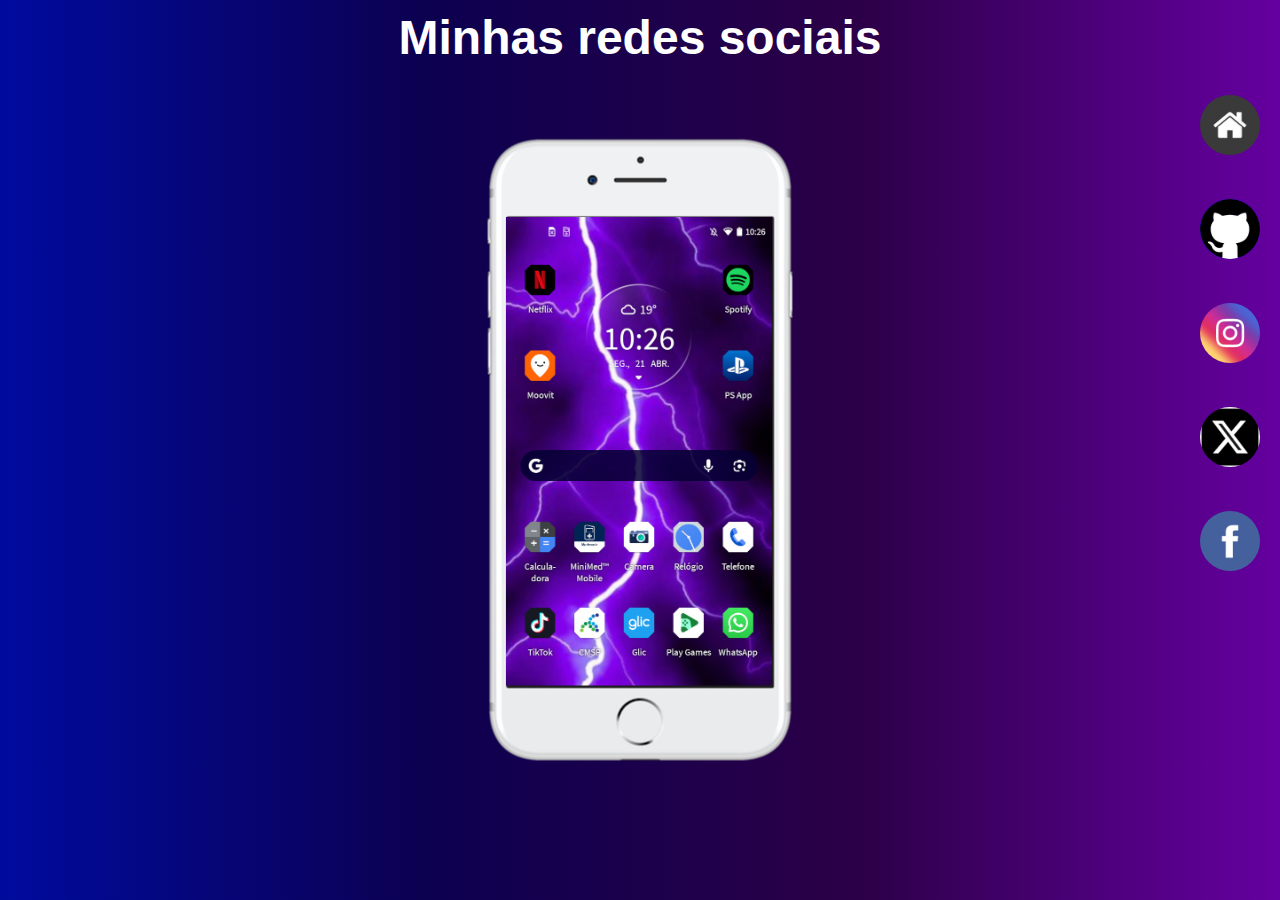
<file: index.html>
<!DOCTYPE html>
<html lang="pt-br">
<head>
    <meta charset="UTF-8">
    <meta name="viewport" content="width=device-width, initial-scale=1.0">
    <title>Projeto Redes Sociais</title>
    <link rel="shortcut icon" href="imagens/favicon.ico" type="image/x-icon">
    <link rel="stylesheet" href="estilos/estilo.css">
</head>
<body>
    <main>
        <h1>Minhas redes sociais</h1>


        
        <section id="telefone">
            <iframe src="home.html" frameborder="0" name="tela" id="tela">
                <p>Seu navegador não é compatível com isso!</p>
            </iframe>
        </section>
        
        <section id="icones">
            <a href="home.html" target="tela"><img src="imagens/logo-home.jpg" alt="logo do home"></a> <br>

            <a href="github.html" target="tela"><img src="imagens/logo-github.jpg" alt="logo do github"></a> <br>

            <a href="instagram.html" target="tela"><img src="imagens/logo-instagram.jpg" alt="logo do instagram"></a> <br>

            <a href="x.html" target="tela"><img src="imagens/logo-x.jpg" alt="logo do x"></a> <br>

            <a href="facebook.html" target="tela"><img src="imagens/logo-facebook.jpg" alt="logo do facebook"></a>
        </section>
    </main>
</body>
</html>
</file>
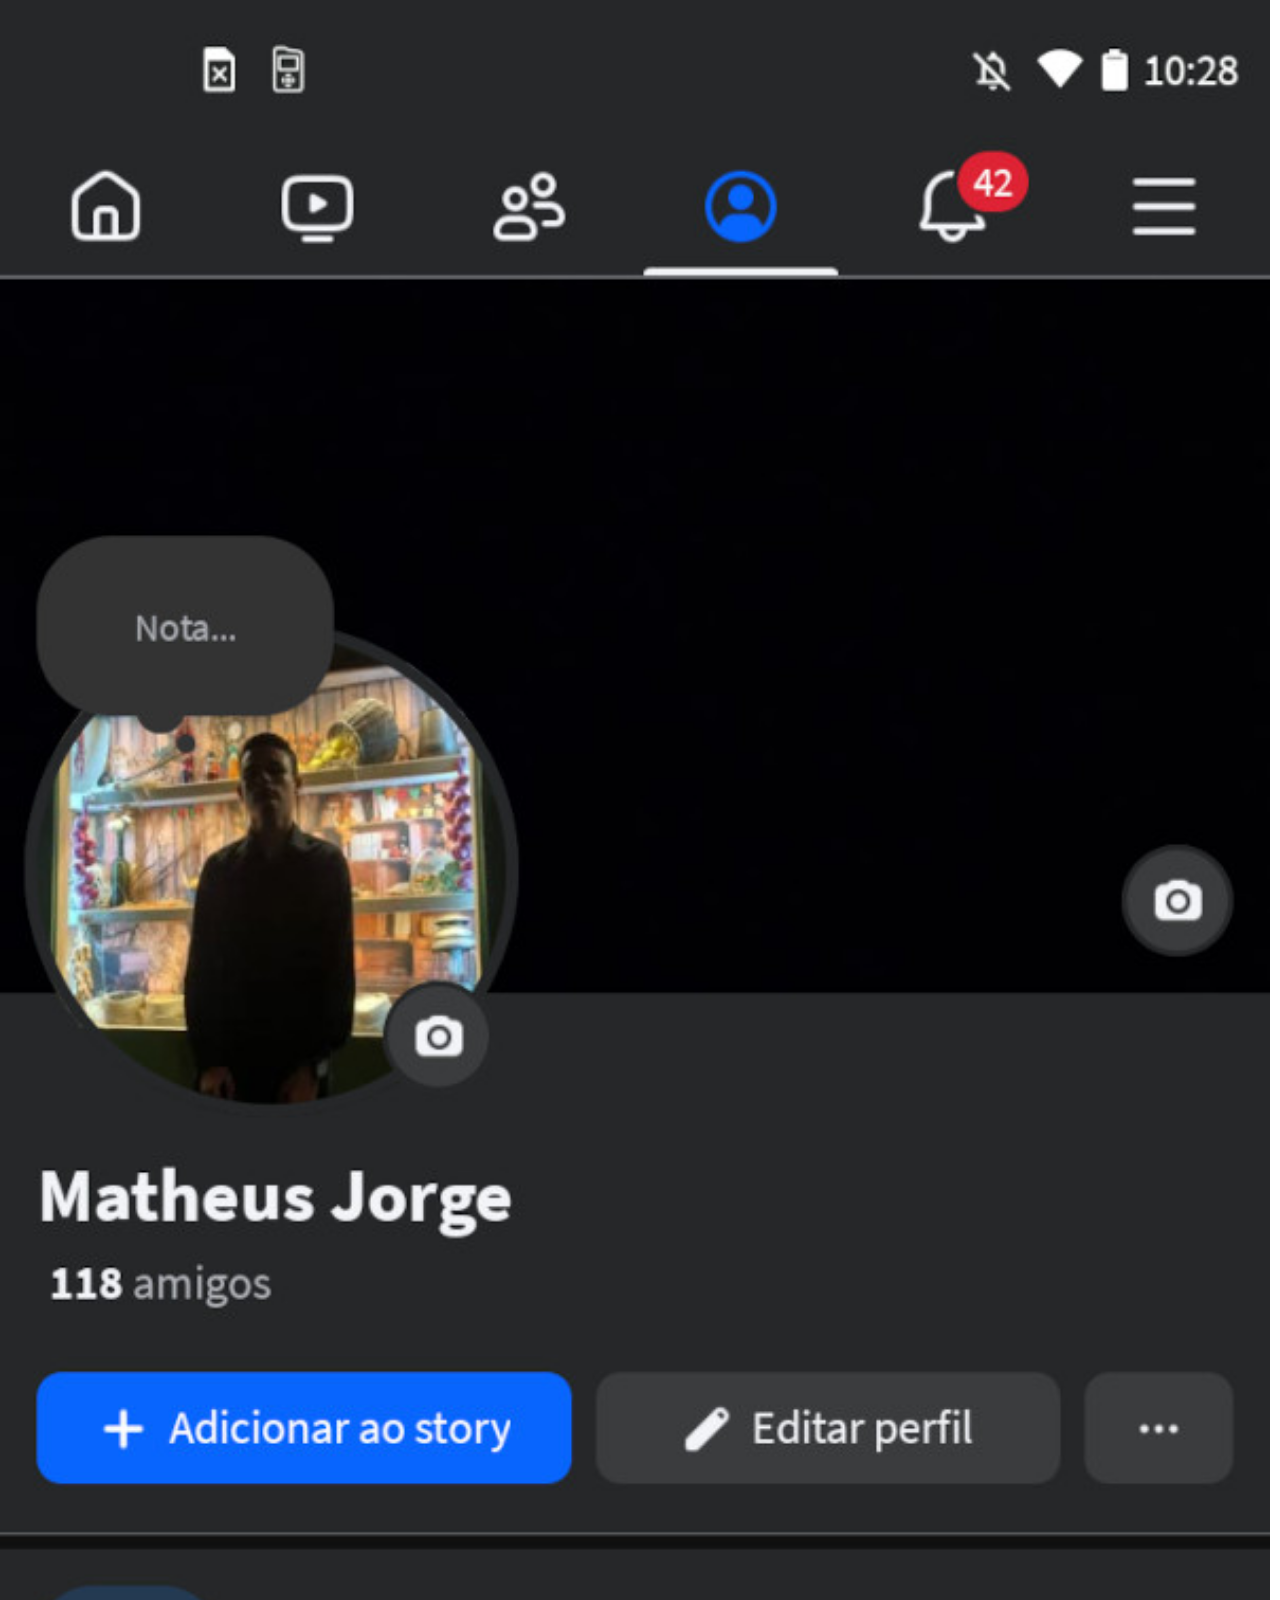
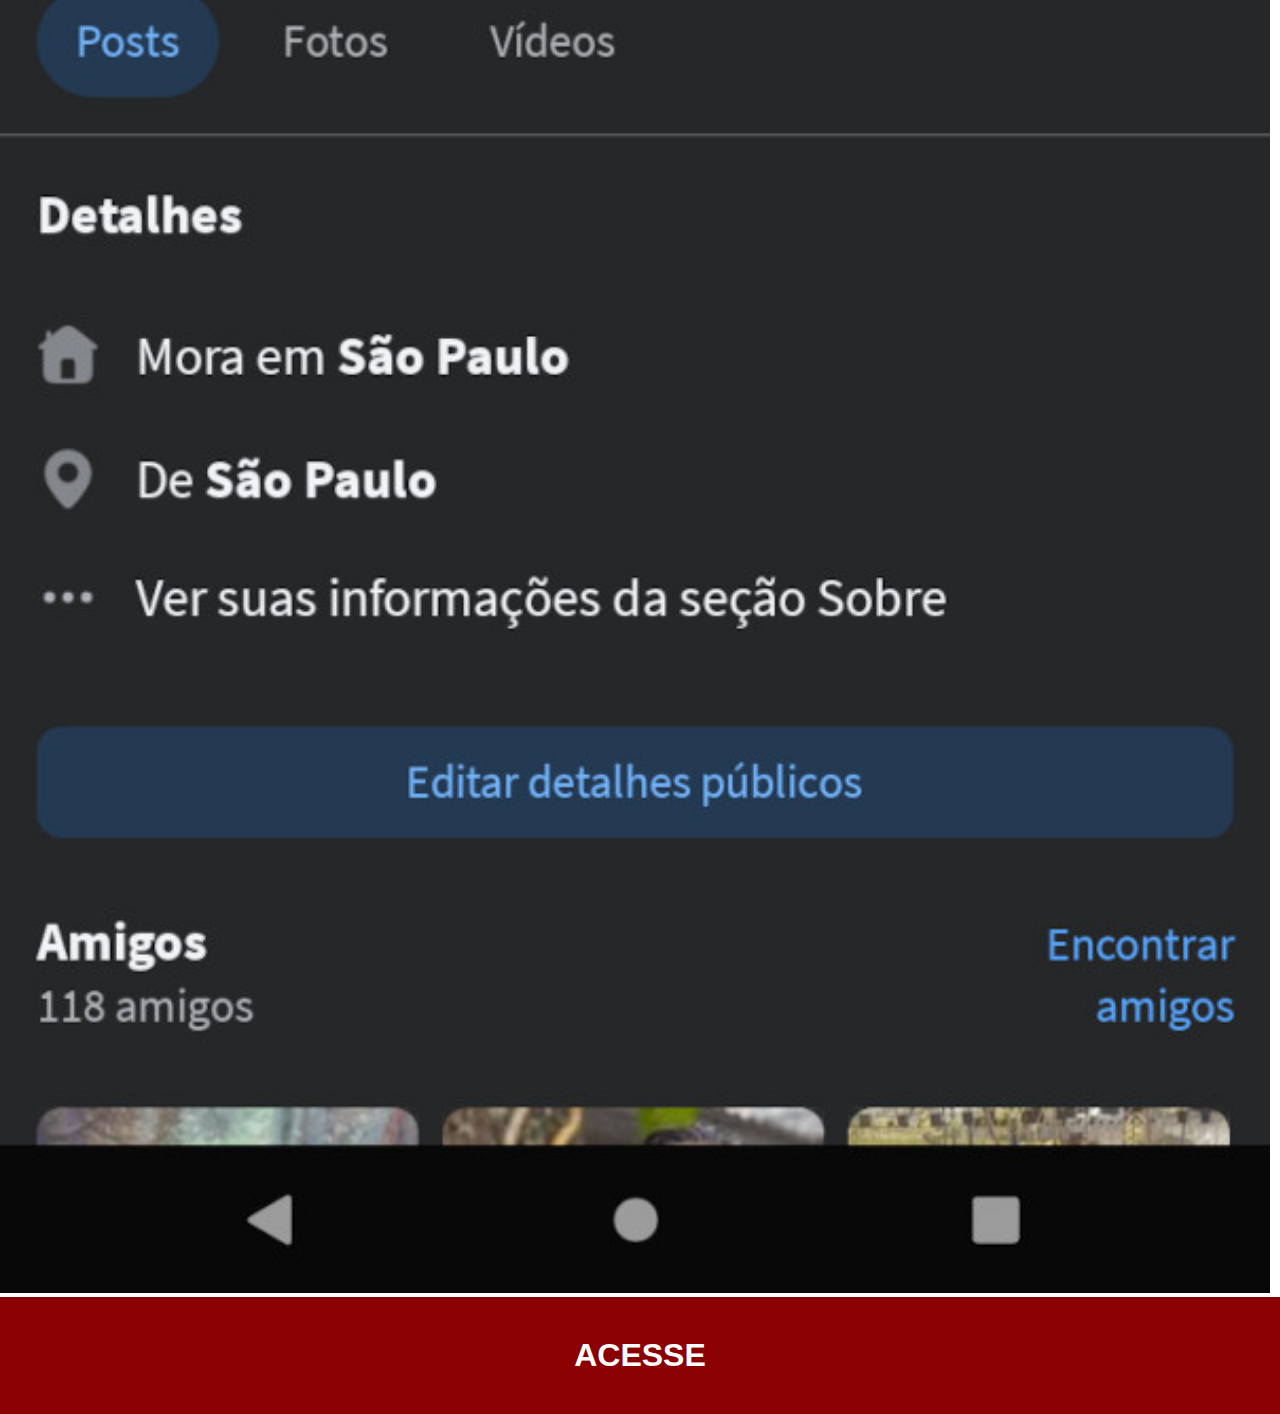
<file: facebook.html>
<!DOCTYPE html>
<html lang="pt-br">
<head>
    <meta charset="UTF-8">
    <meta name="viewport" content="width=device-width, initial-scale=1.0">
    <title>Facebook</title>
    <link rel="stylesheet" href="estilos/icones.css">
</head>
<body>
    <img src="imagens/tela-facebook.jpg" alt="tela do facebook">
    <a href="https://www.facebook.com/matheus.jorge.14811692?locale=pt_BR" target="_blank">ACESSE</a>
</body>
</html>
</file>
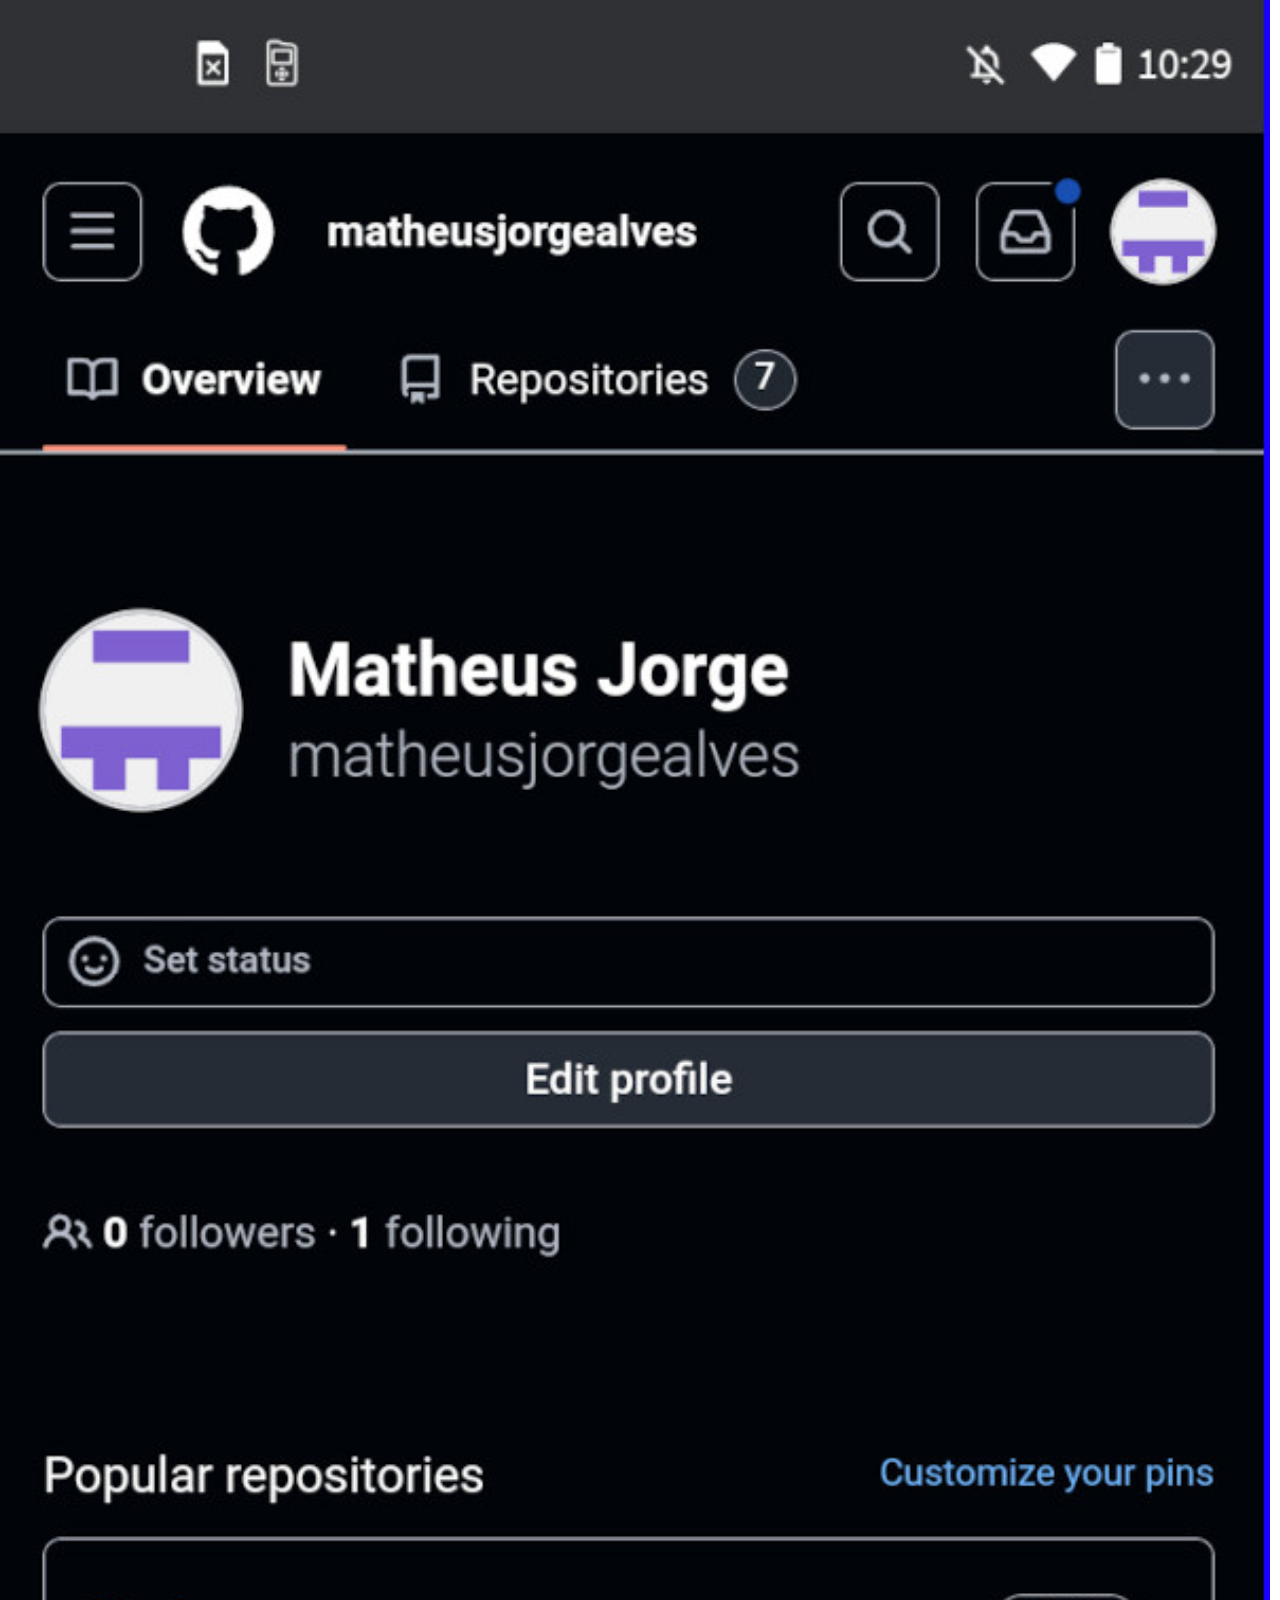
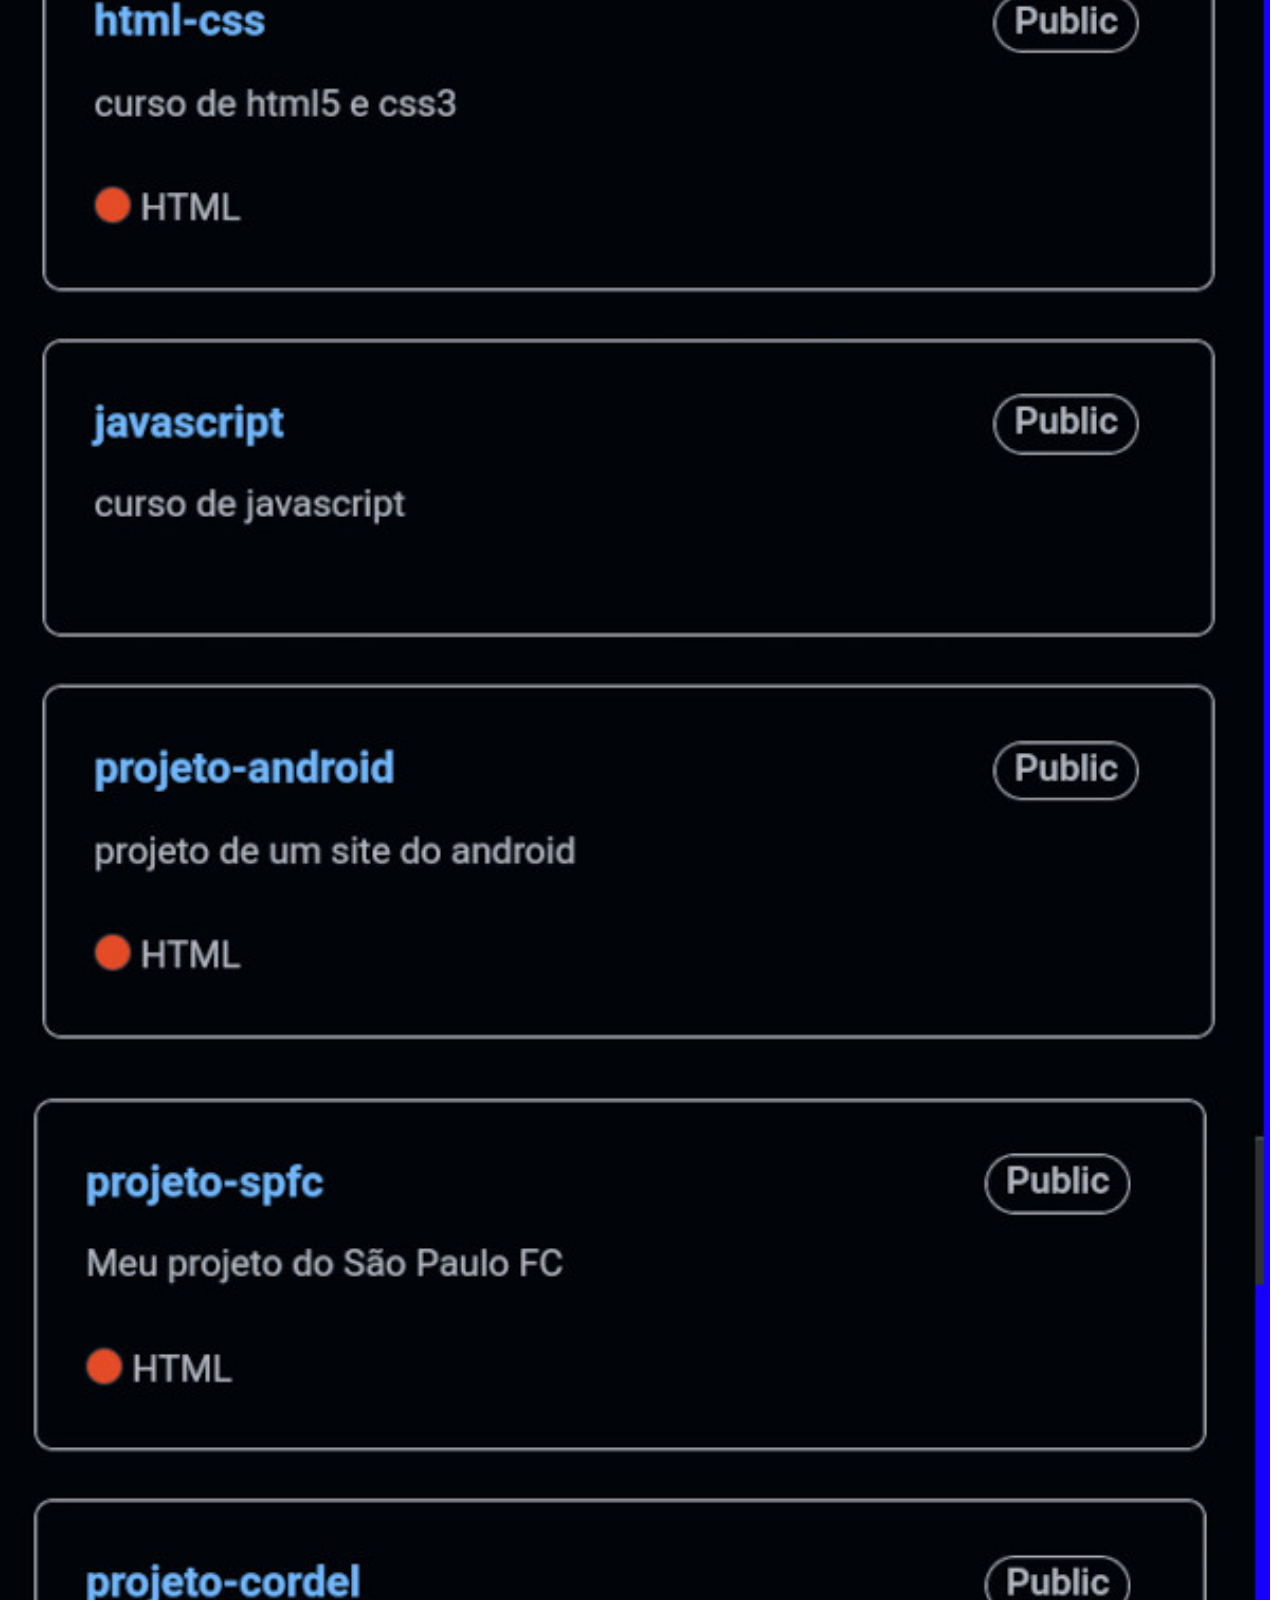
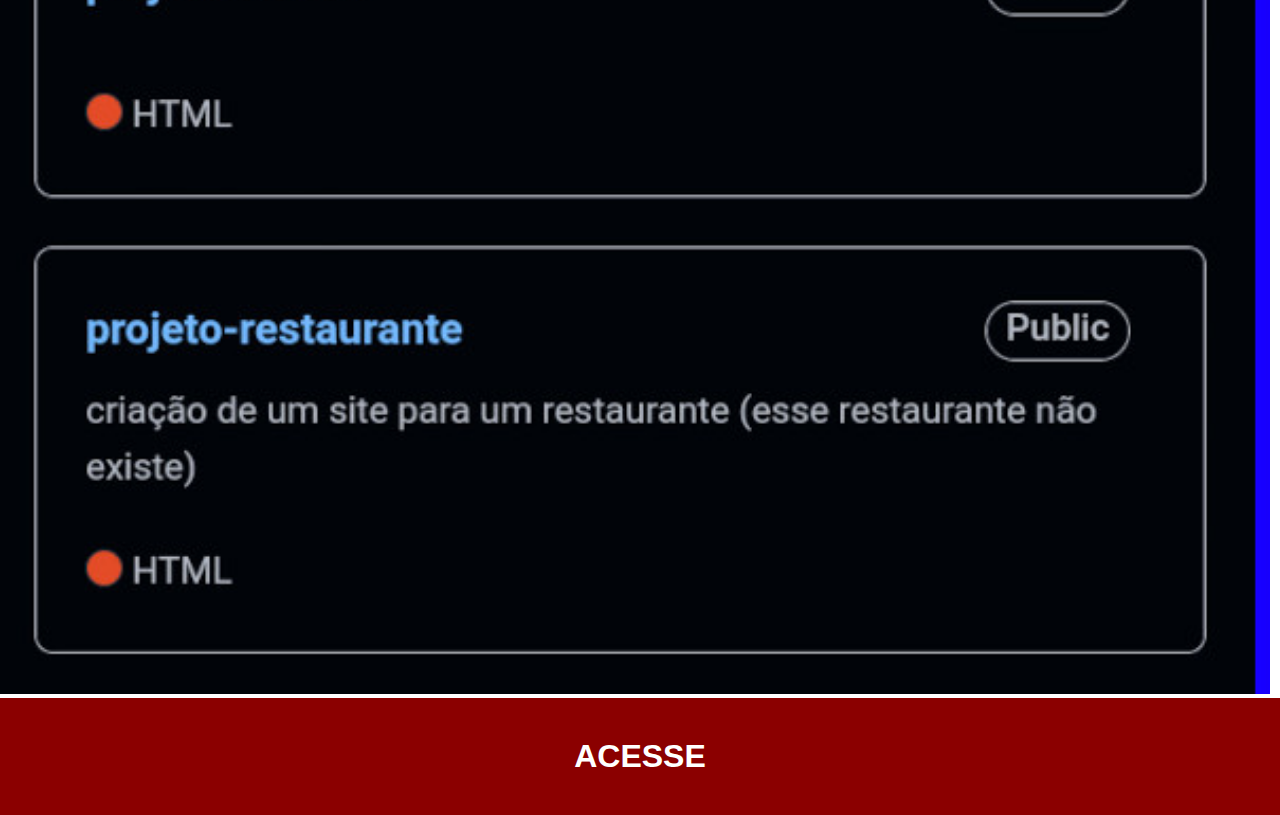
<file: github.html>
<!DOCTYPE html>
<html lang="pt-br">
<head>
    <meta charset="UTF-8">
    <meta name="viewport" content="width=device-width, initial-scale=1.0">
    <title>Github</title>
    <link rel="stylesheet" href="estilos/icones.css">
</head>
<body>
    <img src="imagens/tela-github.jpg" alt="tela do github">
    <a href="https://github.com/matheusjorgealves" target="_blank">ACESSE</a>
</body>
</html>
</file>
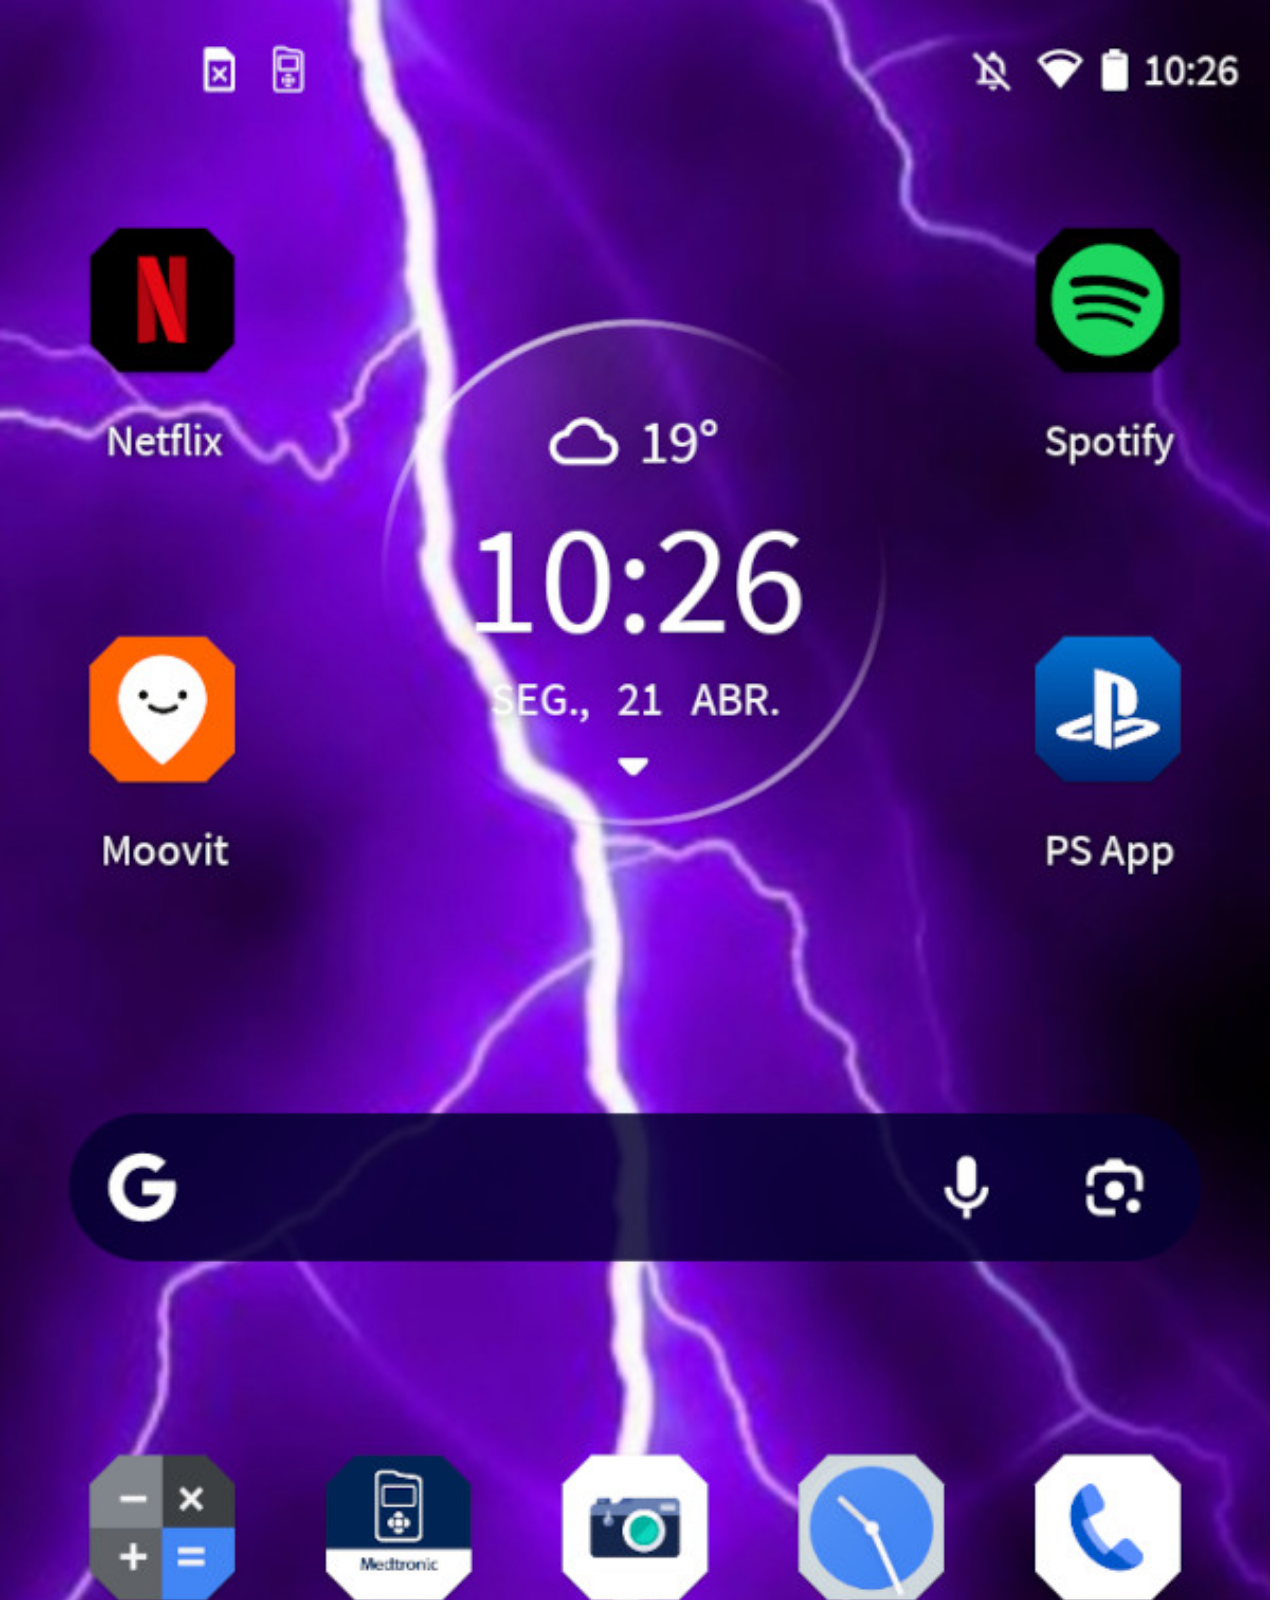
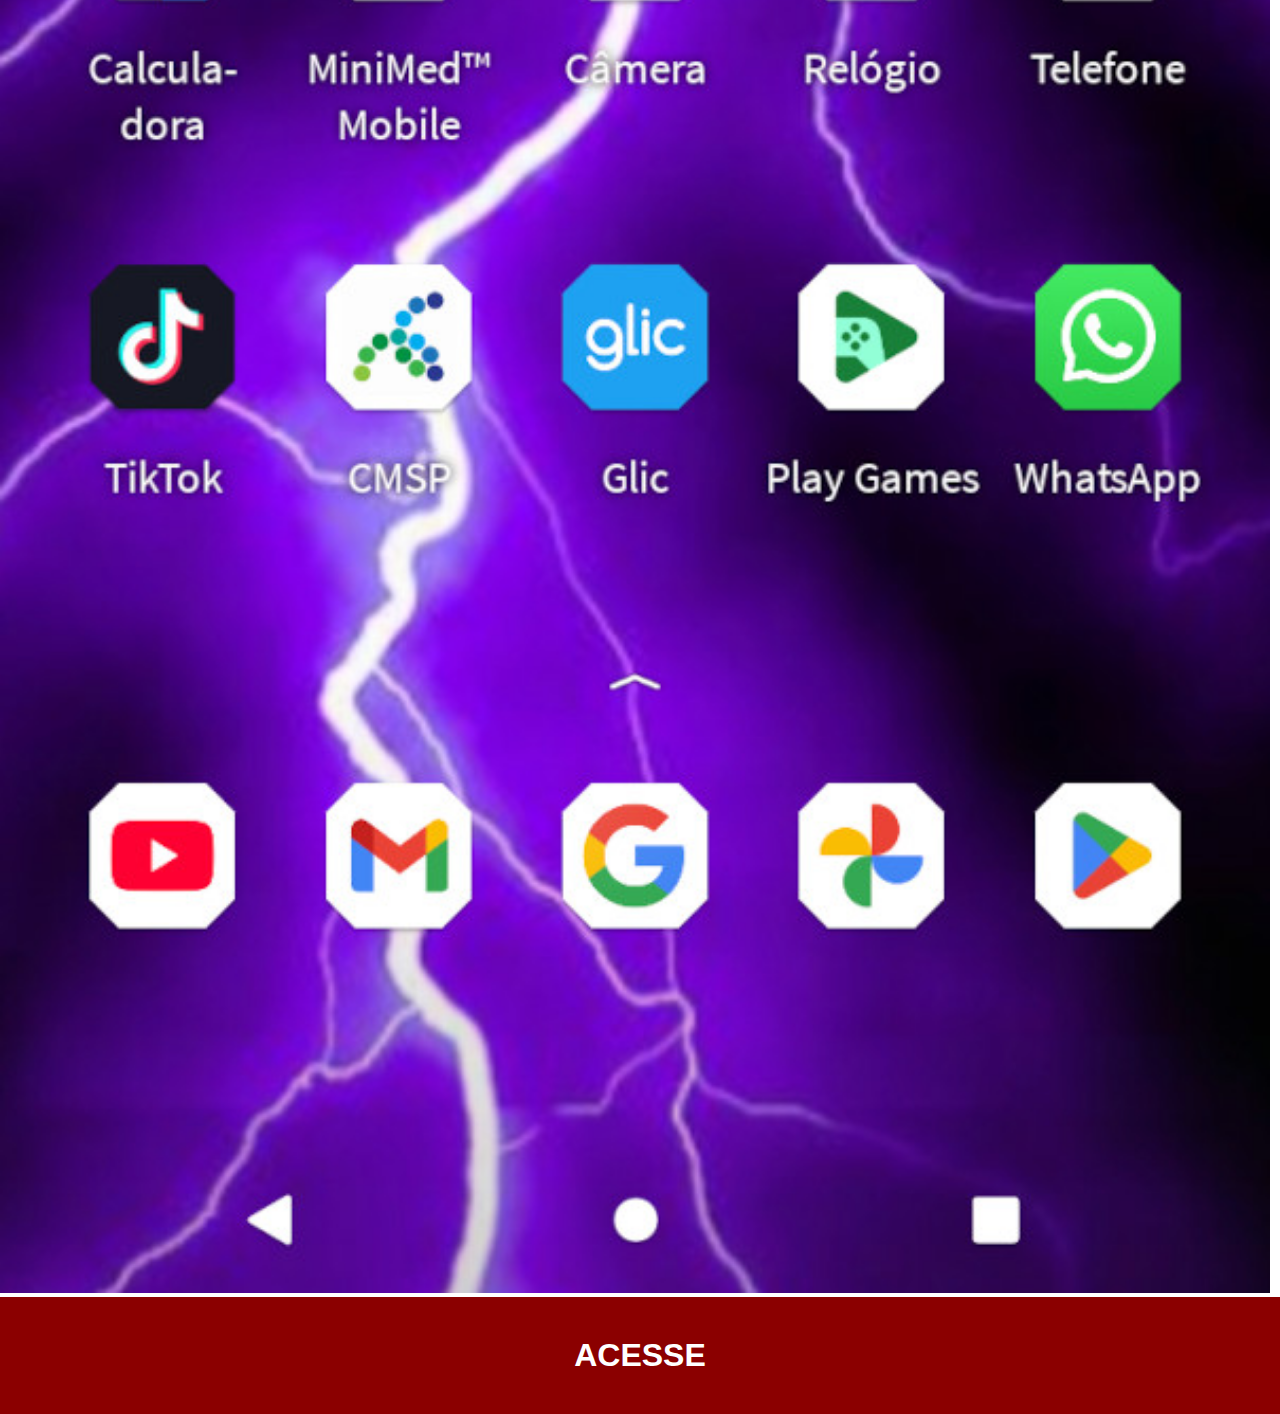
<file: home.html>
<!DOCTYPE html>
<html lang="pt-br">
<head>
    <meta charset="UTF-8">
    <meta name="viewport" content="width=device-width, initial-scale=1.0">
    <title>Home</title>
    <link rel="stylesheet" href="estilos/icones.css">
</head>
<body>
    <img src="imagens/tela-home.jpg" alt="tela do home">
    <a href="#">ACESSE</a>
</body>
</html>
</file>
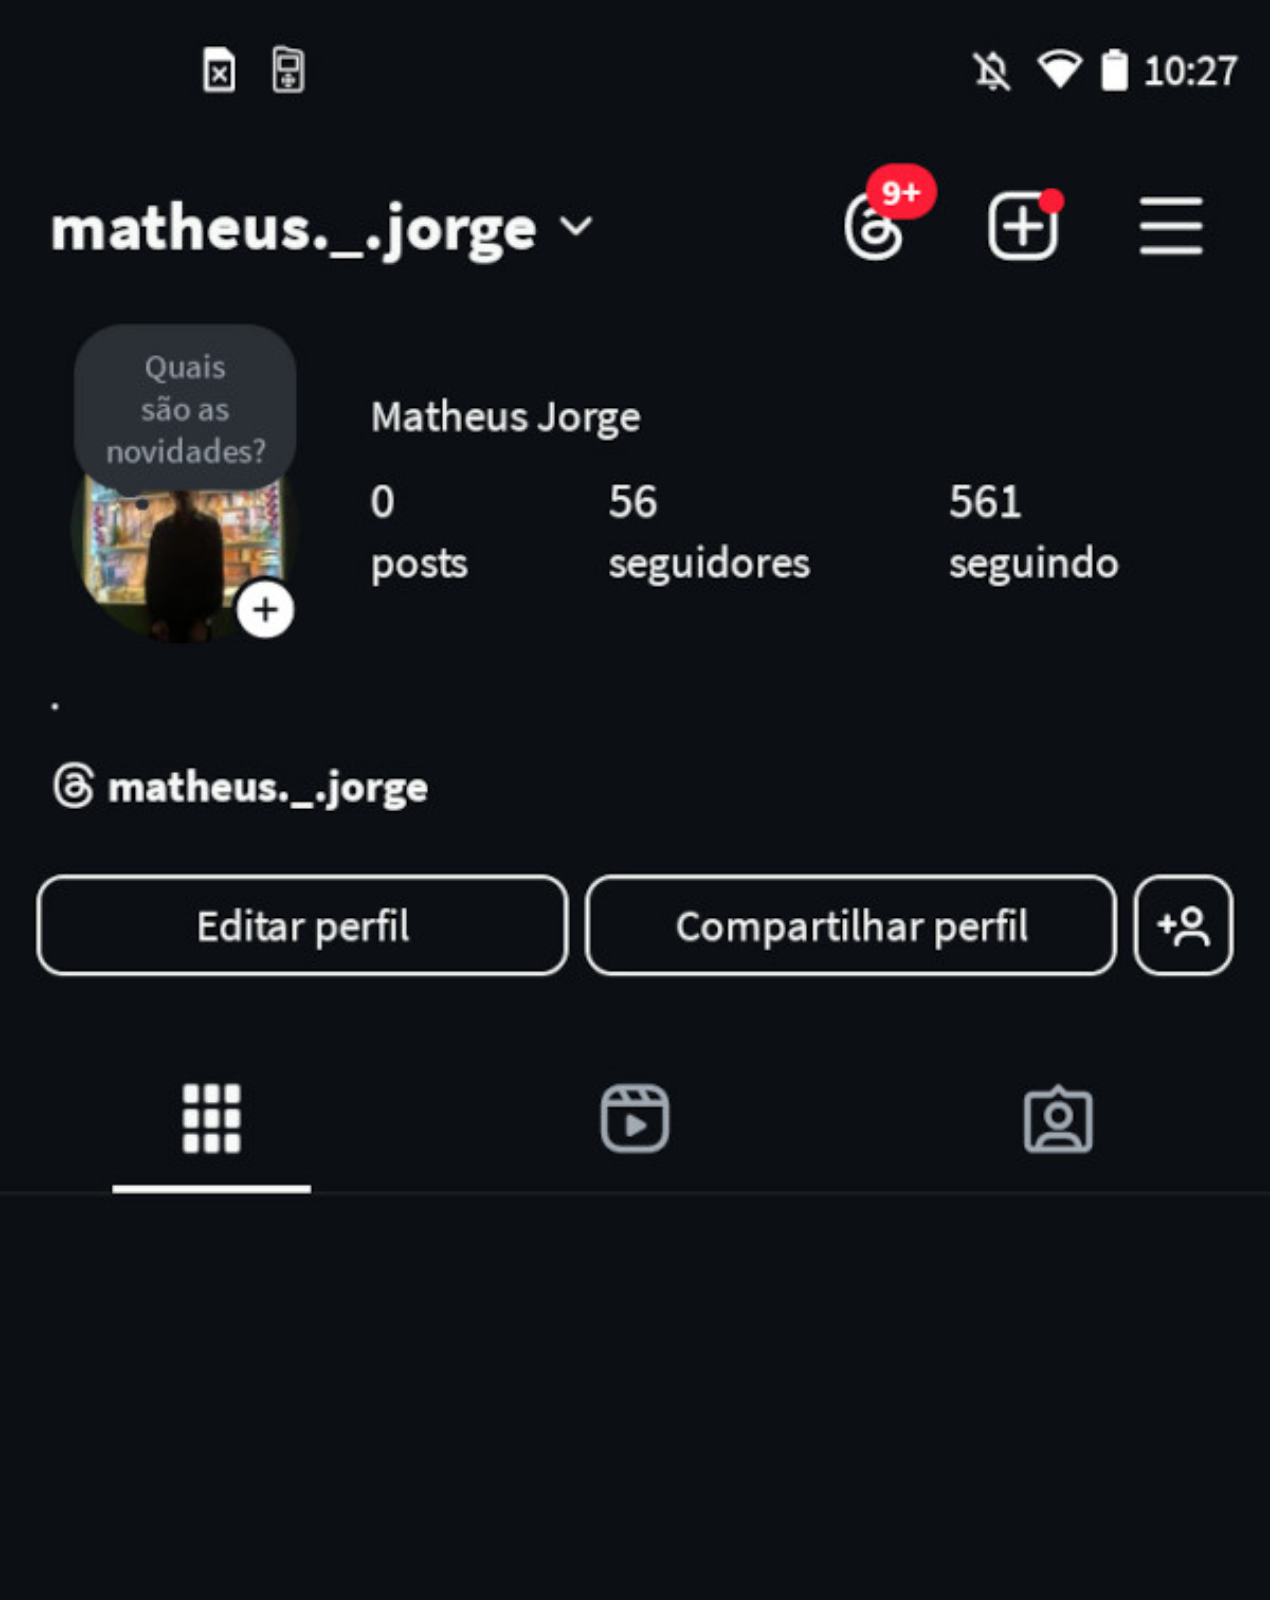
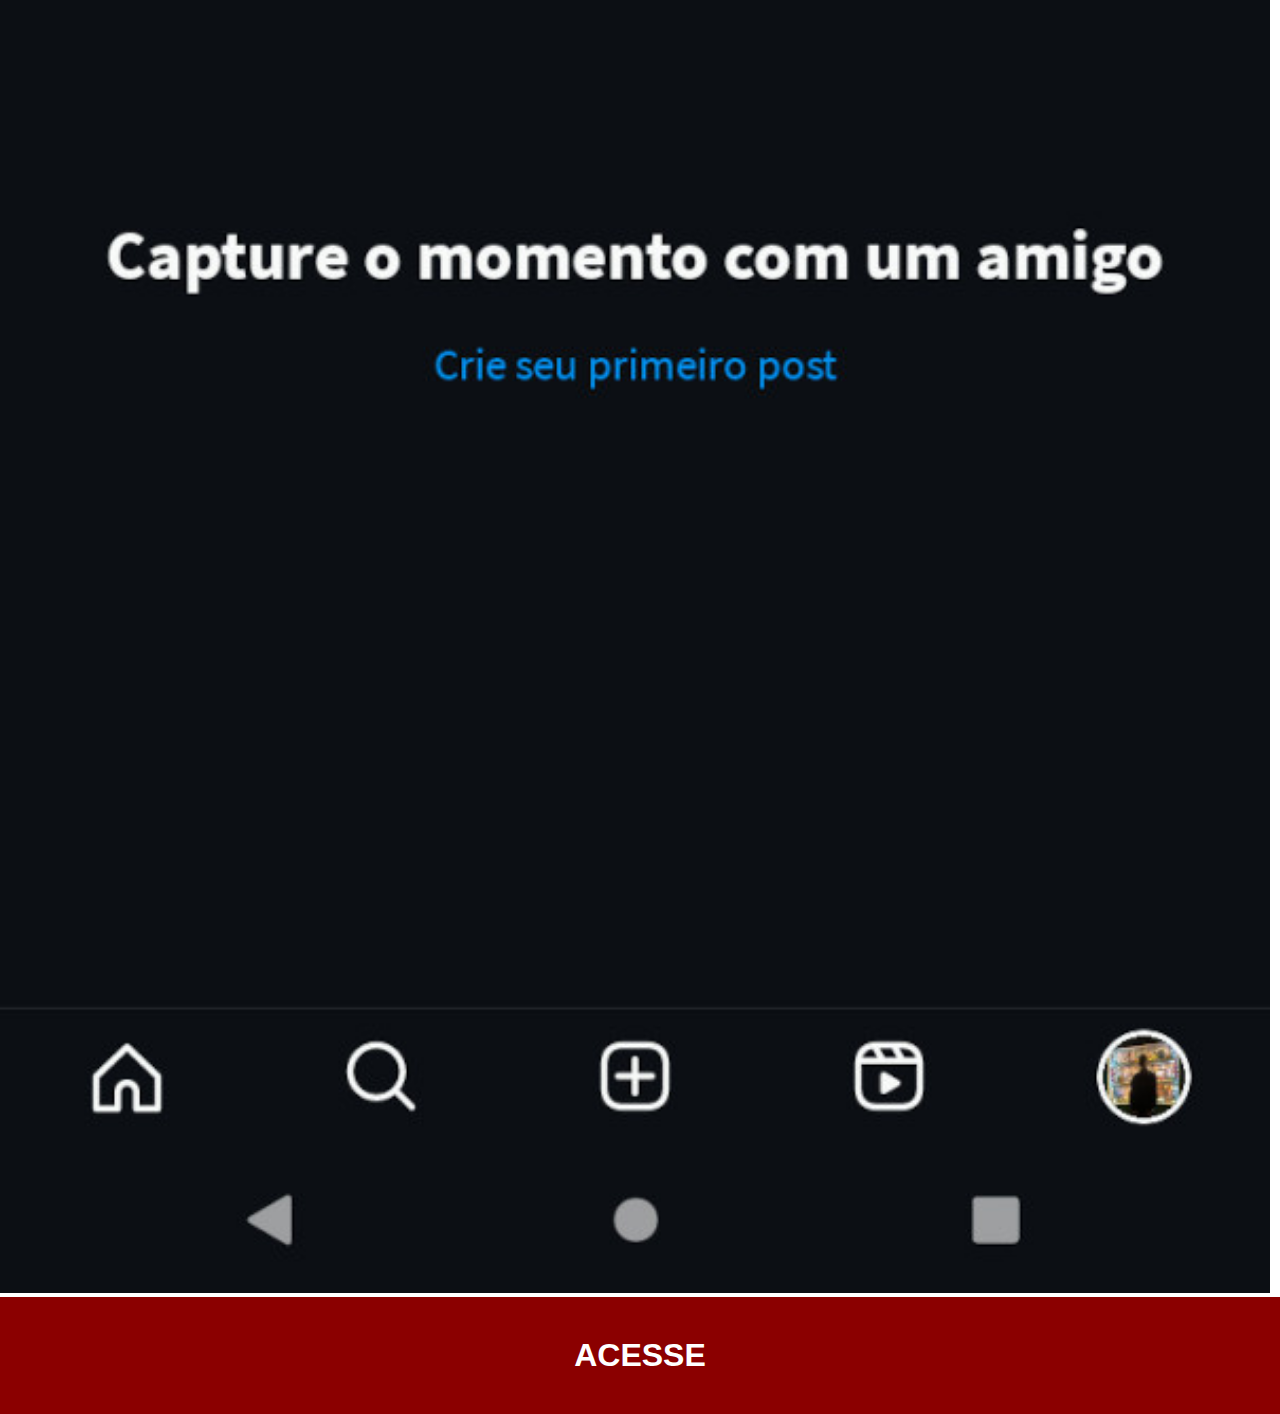
<file: instagram.html>
<!DOCTYPE html>
<html lang="pt-br">
<head>
    <meta charset="UTF-8">
    <meta name="viewport" content="width=device-width, initial-scale=1.0">
    <title>Instagram</title>
    <link rel="stylesheet" href="estilos/icones.css">
</head>
<body>
    <img src="imagens/tela-instagram.jpg" alt="tela do instagram">
    <a href="https://www.instagram.com/matheus._.jorge/" target="_blank">ACESSE</a>
</body>
</html>
</file>
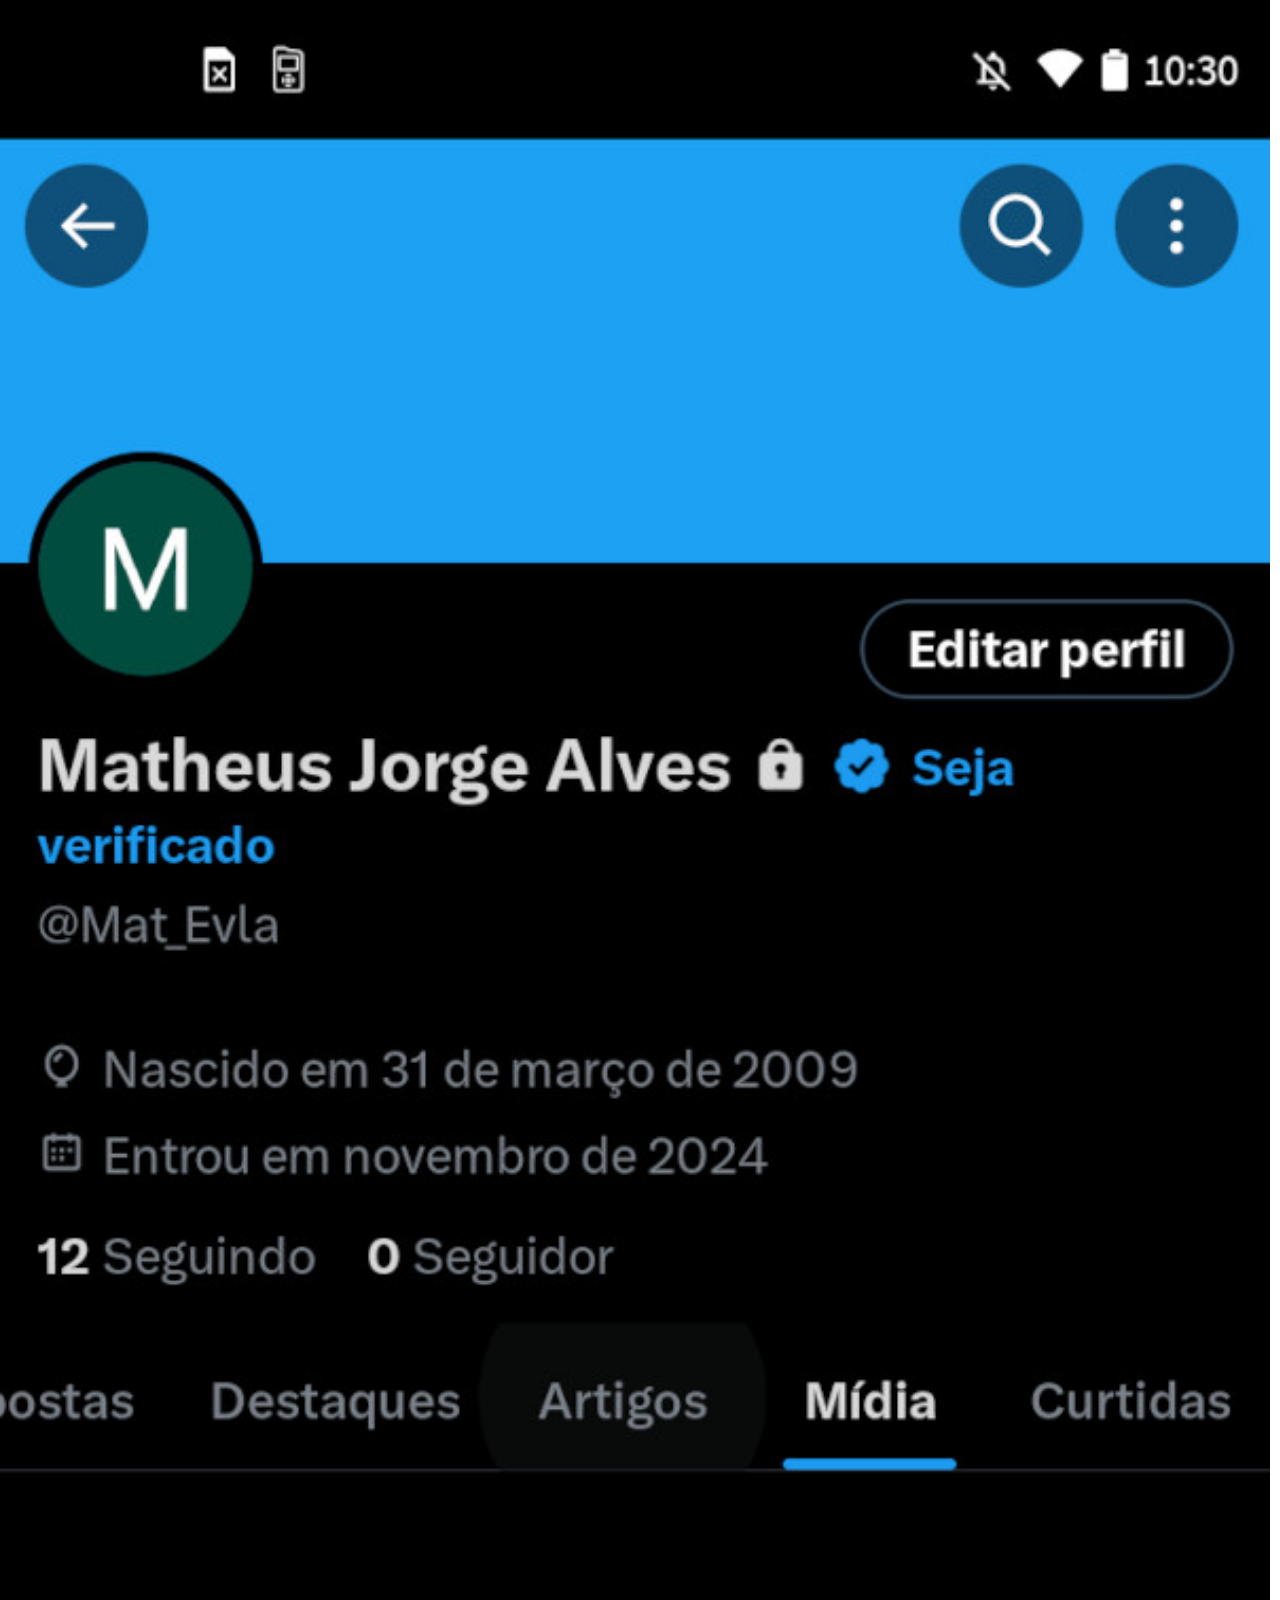
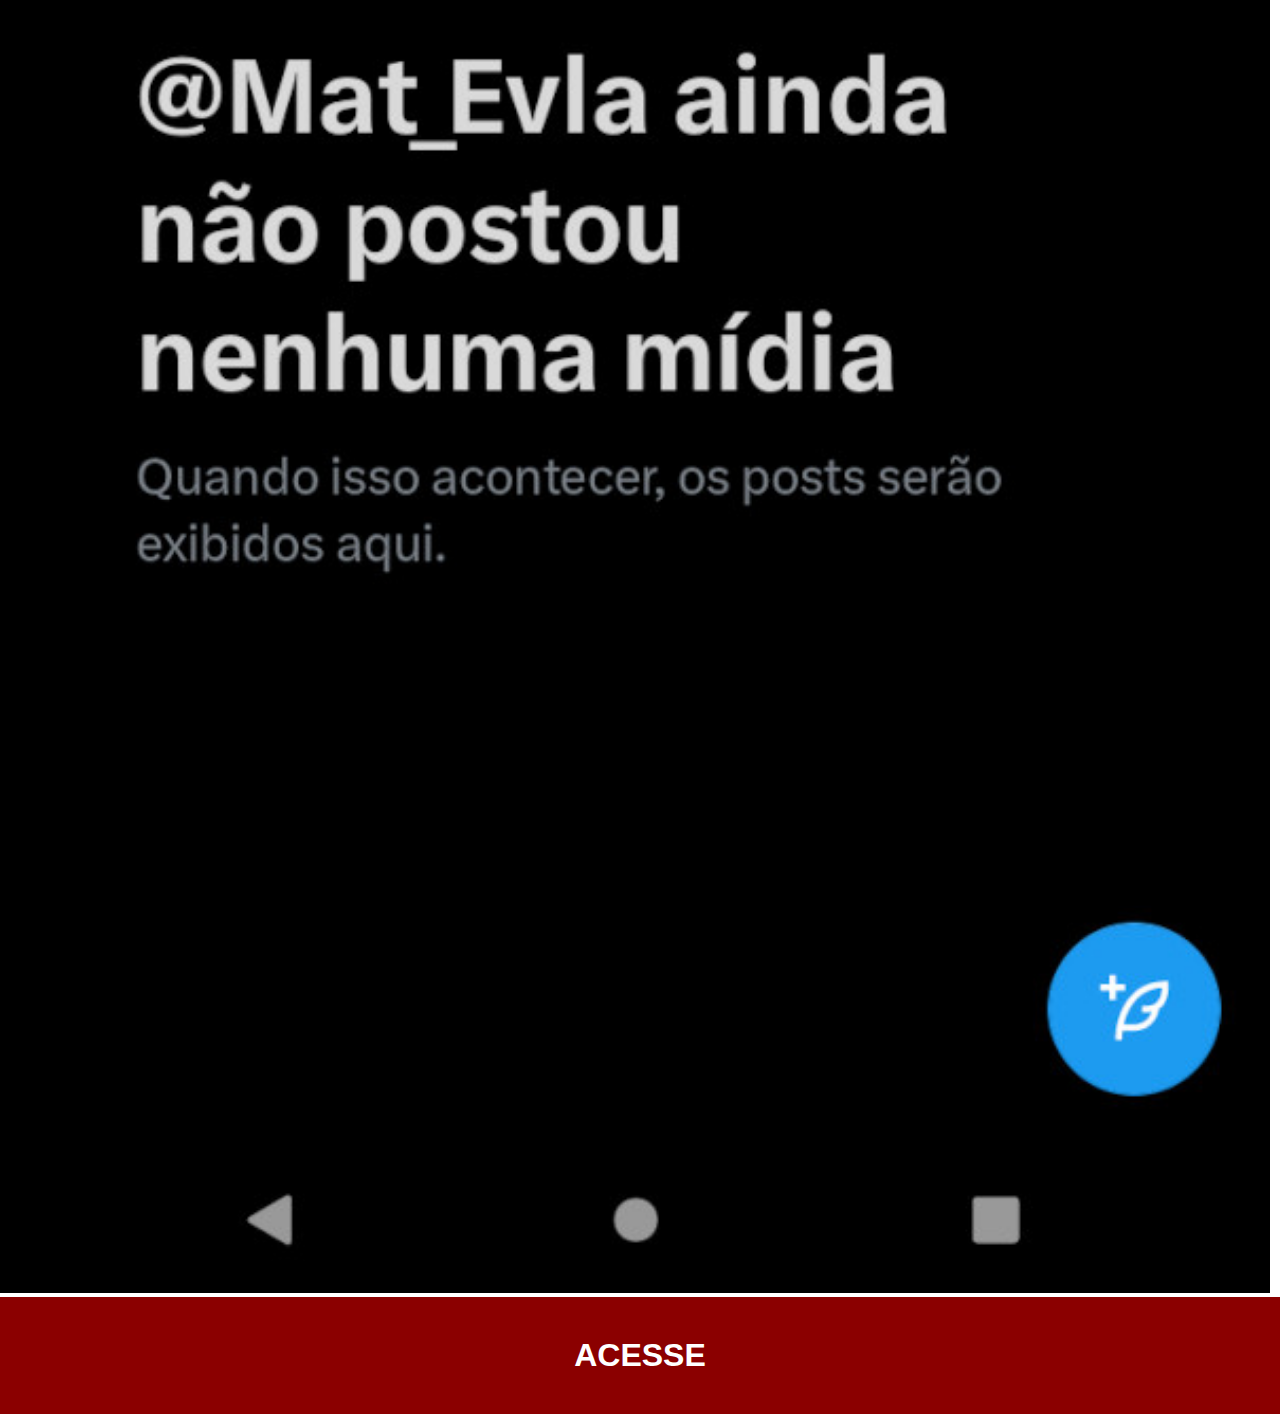
<file: x.html>
<!DOCTYPE html>
<html lang="pt-br">
<head>
    <meta charset="UTF-8">
    <meta name="viewport" content="width=device-width, initial-scale=1.0">
    <title>X</title>
    <link rel="stylesheet" href="estilos/icones.css">
</head>
<body>
    <img src="imagens/tela-x.jpg" alt="tela do x">
    <a href="https://x.com/Mat_Evla" target="_blank">ACESSE</a>
</body>
</html>
</file>
<file: estilos/estilo.css>
@charset "UTF-8"; 


*{
    padding: 0px;
    margin: 0px;
}


html, body{
    height: 100vh;
    width: 100vw;
    font-family: Arial, Helvetica, sans-serif;
}


body{
    background-image: linear-gradient(to right, rgb(0, 11, 158), rgb(12, 0, 80), rgb(43, 0, 71), rgb(101, 0, 160));
}


main{
    position: relative;
    height: 100vh;
}



h1{
    color: white;
    font-size: 3em;
    text-align: center;
    padding: 10px;
}



section#telefone{
    position: absolute;
    top: 50%;
    left: 50%;
    transform: translate(-50%, -50%);
    height: 627px;
    width: 311px;
    background: url(../imagens/frame-celular.png) no-repeat;
}



iframe#tela{
    position: absolute;
    top: 80px;
    left: 21px;
    width: 268px;
    height: 469px;
}



section#icones{
    text-align: right;
}

section#icones img{
    width: 60px;
    margin: 20px;
    border-radius: 50%;
}
section#icones img:hover{
    border: 3px solid rgba(255, 255, 255, 0.747);
    box-shadow: 2px 2px 5px rgba(0, 0, 0, 0.733);
    transform: translate(-7px, -5px);
    box-sizing: border-box;
    transition-duration: .3s;
}
</file>
<file: estilos/icones.css>
@charset "UTF-8";


*{
    padding: 0px;
    margin: 0px;
    font-family: Arial, Helvetica, sans-serif;
}



::-webkit-scrollbar{
    width: 0px;
    height: 0px;
}



img{
    width: 99.2vw;
}



a{
    display: block;
    background-color: darkred;
    color: white;
    padding: 40px;
    text-align: center;
    font-weight: bold;
    text-decoration: none;
    font-size: 2em;
}
a:hover{
    background-color: rgb(209, 0, 0);
    transition-duration: .7s;
    text-decoration: underline;
    text-shadow: 1.5px 1.5px 1.5px rgba(0, 0, 0, 0.61);
}
</file>
